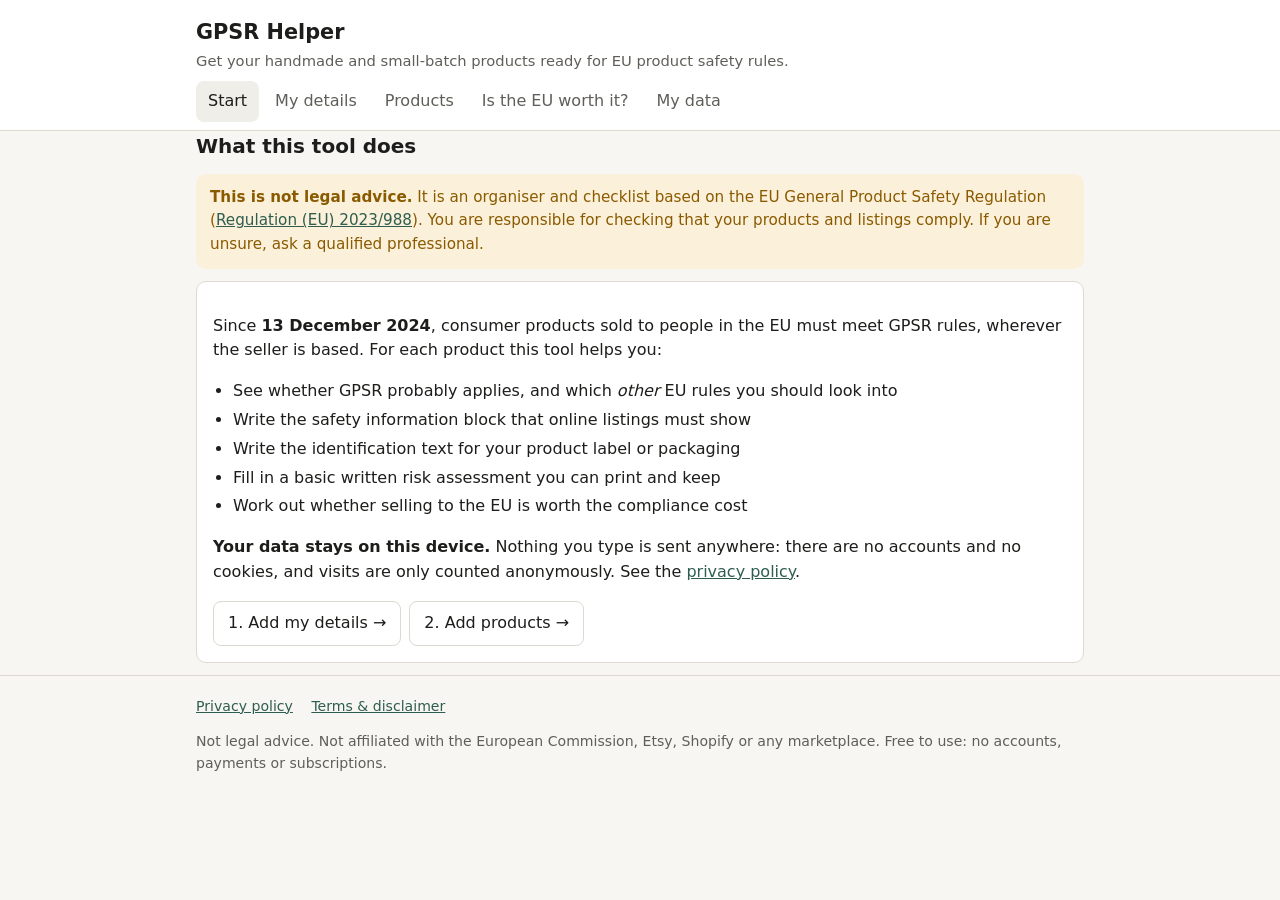
<file: index.html>
<!doctype html>
<html lang="en">
<head>
  <meta charset="utf-8">
  <meta name="viewport" content="width=device-width, initial-scale=1">
  <title>GPSR Helper – Free GPSR Checklist for Etsy &amp; Handmade Sellers</title>
  <meta name="description" content="Free GPSR tool for Etsy, Shopify and handmade sellers. Generate EU product safety listing text, label text and a printable risk assessment. No sign-up; nothing leaves your browser.">
  <meta name="google-site-verification" content="GGtay4DDN6jrV13dnUk5v04rV44Mk0dpVRs3bEToHnQ">
  <link rel="canonical" href="https://d4k5hgt.github.io/gpsr-helper/">
  <meta property="og:type" content="website">
  <meta property="og:url" content="https://d4k5hgt.github.io/gpsr-helper/">
  <meta property="og:title" content="GPSR Helper – Free GPSR Checklist for Small Sellers">
  <meta property="og:description" content="Generate GPSR listing safety text, label text and a risk assessment for each product. Free, no sign-up.">
  <meta name="twitter:card" content="summary">
  <link rel="stylesheet" href="styles.css">
</head>
<body>
<header>
  <div class="wrap">
    <div class="brand">
      <h1>GPSR Helper</h1>
      <p>Get your handmade and small-batch products ready for EU product safety rules.</p>
    </div>
    <nav>
      <a href="#start" data-nav="start">Start</a>
      <a href="#business" data-nav="business">My details</a>
      <a href="#products" data-nav="products">Products</a>
      <a href="#worth" data-nav="worth">Is the EU worth it?</a>
      <a href="#data" data-nav="data">My data</a>
    </nav>
  </div>
</header>

<main class="wrap">

  <!-- START -->
  <section data-view="start">
    <h2>What this tool does</h2>
    <div class="notice warn">
      <strong>This is not legal advice.</strong> It is an organiser and checklist based on the EU General Product Safety Regulation
      (<a href="https://eur-lex.europa.eu/eli/reg/2023/988/oj" target="_blank" rel="noopener">Regulation (EU) 2023/988</a>).
      You are responsible for checking that your products and listings comply. If you are unsure, ask a qualified professional.
    </div>
    <div class="card">
      <p>Since <strong>13 December 2024</strong>, consumer products sold to people in the EU must meet GPSR rules, wherever the seller is based. For each product this tool helps you:</p>
      <ul class="clean">
        <li>See whether GPSR probably applies, and which <em>other</em> EU rules you should look into</li>
        <li>Write the safety information block that online listings must show</li>
        <li>Write the identification text for your product label or packaging</li>
        <li>Fill in a basic written risk assessment you can print and keep</li>
        <li>Work out whether selling to the EU is worth the compliance cost</li>
      </ul>
      <p><strong>Your data stays on this device.</strong> Nothing you type is sent anywhere: there are no accounts and no cookies, and visits are only counted anonymously. See the <a href="privacy.html">privacy policy</a>.</p>
      <div class="actions">
        <a class="btn" href="#business">1. Add my details →</a>
        <a class="btn" href="#products">2. Add products →</a>
      </div>
    </div>
  </section>

  <!-- BUSINESS -->
  <section data-view="business">
    <h2>My details</h2>
    <p class="hint">GPSR requires the manufacturer's name and postal and electronic address on listings and on the product or its packaging.</p>
    <form id="business-form" class="card" autocomplete="off">
      <h3 style="margin-top:0">You (the manufacturer)</h3>
      <label for="b-name">Business or trading name</label>
      <input type="text" id="b-name" name="name" required>
      <label for="b-address">Postal address</label>
      <textarea id="b-address" name="address" rows="3" required></textarea>
      <div class="row">
        <div>
          <label for="b-email">Email or website contact</label>
          <input type="text" id="b-email" name="email" required>
        </div>
        <div>
          <label for="b-eu">Where is your business based?</label>
          <select id="b-eu" name="inEU">
            <option value="no">Outside the EU</option>
            <option value="yes">Inside the EU</option>
          </select>
        </div>
      </div>

      <div id="rp-block">
        <h3>EU Responsible Person</h3>
        <p class="hint">If you are outside the EU, a business established in the EU must be responsible for your products (for example an importer, authorised representative or fulfilment service provider). Leave blank if you don't have one yet; your listings will be flagged as incomplete.</p>
        <label for="rp-name">Name</label>
        <input type="text" id="rp-name" name="rpName">
        <label for="rp-address">Postal address in the EU</label>
        <textarea id="rp-address" name="rpAddress" rows="3"></textarea>
        <label for="rp-email">Email or website contact</label>
        <input type="text" id="rp-email" name="rpEmail">
      </div>

      <div class="actions">
        <button type="submit" class="primary">Save details</button>
      </div>
      <div id="business-saved" class="notice ok" hidden>Saved on this device.</div>
    </form>
  </section>

  <!-- PRODUCTS -->
  <section data-view="products">
    <h2>Products</h2>
    <div id="product-list"></div>
    <div class="actions">
      <button type="button" class="primary" id="add-product">+ Add a product</button>
    </div>
  </section>

  <!-- PRODUCT EDITOR -->
  <section data-view="edit">
    <h2 id="edit-title">Add a product</h2>
    <form id="product-form" class="card" autocomplete="off">
      <input type="hidden" name="id">
      <label for="p-name">Product name</label>
      <input type="text" id="p-name" name="name" required>

      <label for="p-id">Type, batch or serial number <span class="hint">(something that identifies this product or batch)</span></label>
      <input type="text" id="p-id" name="identifier" placeholder="e.g. SKU-CANDLE-LAV-2026-03" required>

      <label for="p-cat">Category</label>
      <select id="p-cat" name="category" required></select>

      <label>Which of these apply? <span class="hint">(tick all that do)</span></label>
      <div class="checks" id="p-flags"></div>

      <label for="p-warn">Warnings and safety instructions <span class="hint">(what a buyer needs to know to use it safely)</span></label>
      <textarea id="p-warn" name="warnings" placeholder="e.g. Never leave a burning candle unattended. Keep away from children and pets."></textarea>

      <div class="actions">
        <button type="submit" class="primary">Save product</button>
        <button type="button" id="cancel-edit">Cancel</button>
      </div>
    </form>
  </section>

  <!-- PRODUCT DETAIL -->
  <section data-view="detail">
    <div class="actions no-print" style="margin-top:0">
      <a class="btn" href="#products">← All products</a>
      <button type="button" id="detail-edit">Edit</button>
      <button type="button" onclick="window.print()">Print / save as PDF</button>
    </div>
    <div id="detail-body"></div>
  </section>

  <!-- WORTH IT -->
  <section data-view="worth">
    <h2>Is selling to the EU worth it?</h2>
    <p class="hint">A rough guide. It compares what you make from EU sales in a year with what compliance costs you in that year.</p>
    <form id="worth-form" class="card" autocomplete="off">
      <div class="row">
        <div>
          <label for="w-orders">EU orders per year (estimate)</label>
          <input type="number" id="w-orders" name="orders" min="0" step="1" value="0">
        </div>
        <div>
          <label for="w-profit">Average profit per EU order</label>
          <input type="number" id="w-profit" name="profit" min="0" step="0.01" value="0">
          <span class="hint">After materials, fees and shipping.</span>
        </div>
        <div>
          <label for="w-rp">EU Responsible Person cost per year</label>
          <input type="number" id="w-rp" name="rp" min="0" step="0.01" value="0">
          <span class="hint">Get real quotes. Prices vary a lot by provider and product type.</span>
        </div>
        <div>
          <label for="w-other">Other compliance costs per year</label>
          <input type="number" id="w-other" name="other" min="0" step="0.01" value="0">
          <span class="hint">Translations, labels, testing, packaging registrations, your time.</span>
        </div>
      </div>
    </form>
    <div id="worth-result"></div>
  </section>

  <!-- DATA -->
  <section data-view="data">
    <h2>My data</h2>
    <div class="card">
      <p>Everything you enter is saved only in this browser on this device (in "local storage"). It is not uploaded anywhere. Clearing your browser data, or using a private window, will remove it, so download a backup now and then.</p>
      <div class="actions">
        <button type="button" id="export-data">Download backup (.json)</button>
        <label class="btn" for="import-file" style="margin:0">Restore from backup</label>
        <input type="file" id="import-file" accept="application/json,.json" hidden>
        <button type="button" class="danger" id="delete-all">Delete all my data</button>
      </div>
      <div id="data-msg" class="notice" hidden></div>
    </div>
  </section>

</main>

<footer>
  <div class="wrap">
    <a href="privacy.html">Privacy policy</a>
    <a href="terms.html">Terms &amp; disclaimer</a>
    <p>Not legal advice. Not affiliated with the European Commission, Etsy, Shopify or any marketplace. Free to use: no accounts, payments or subscriptions.</p>
  </div>
</footer>

<script src="app.js"></script>
</body>
</html>
</file>
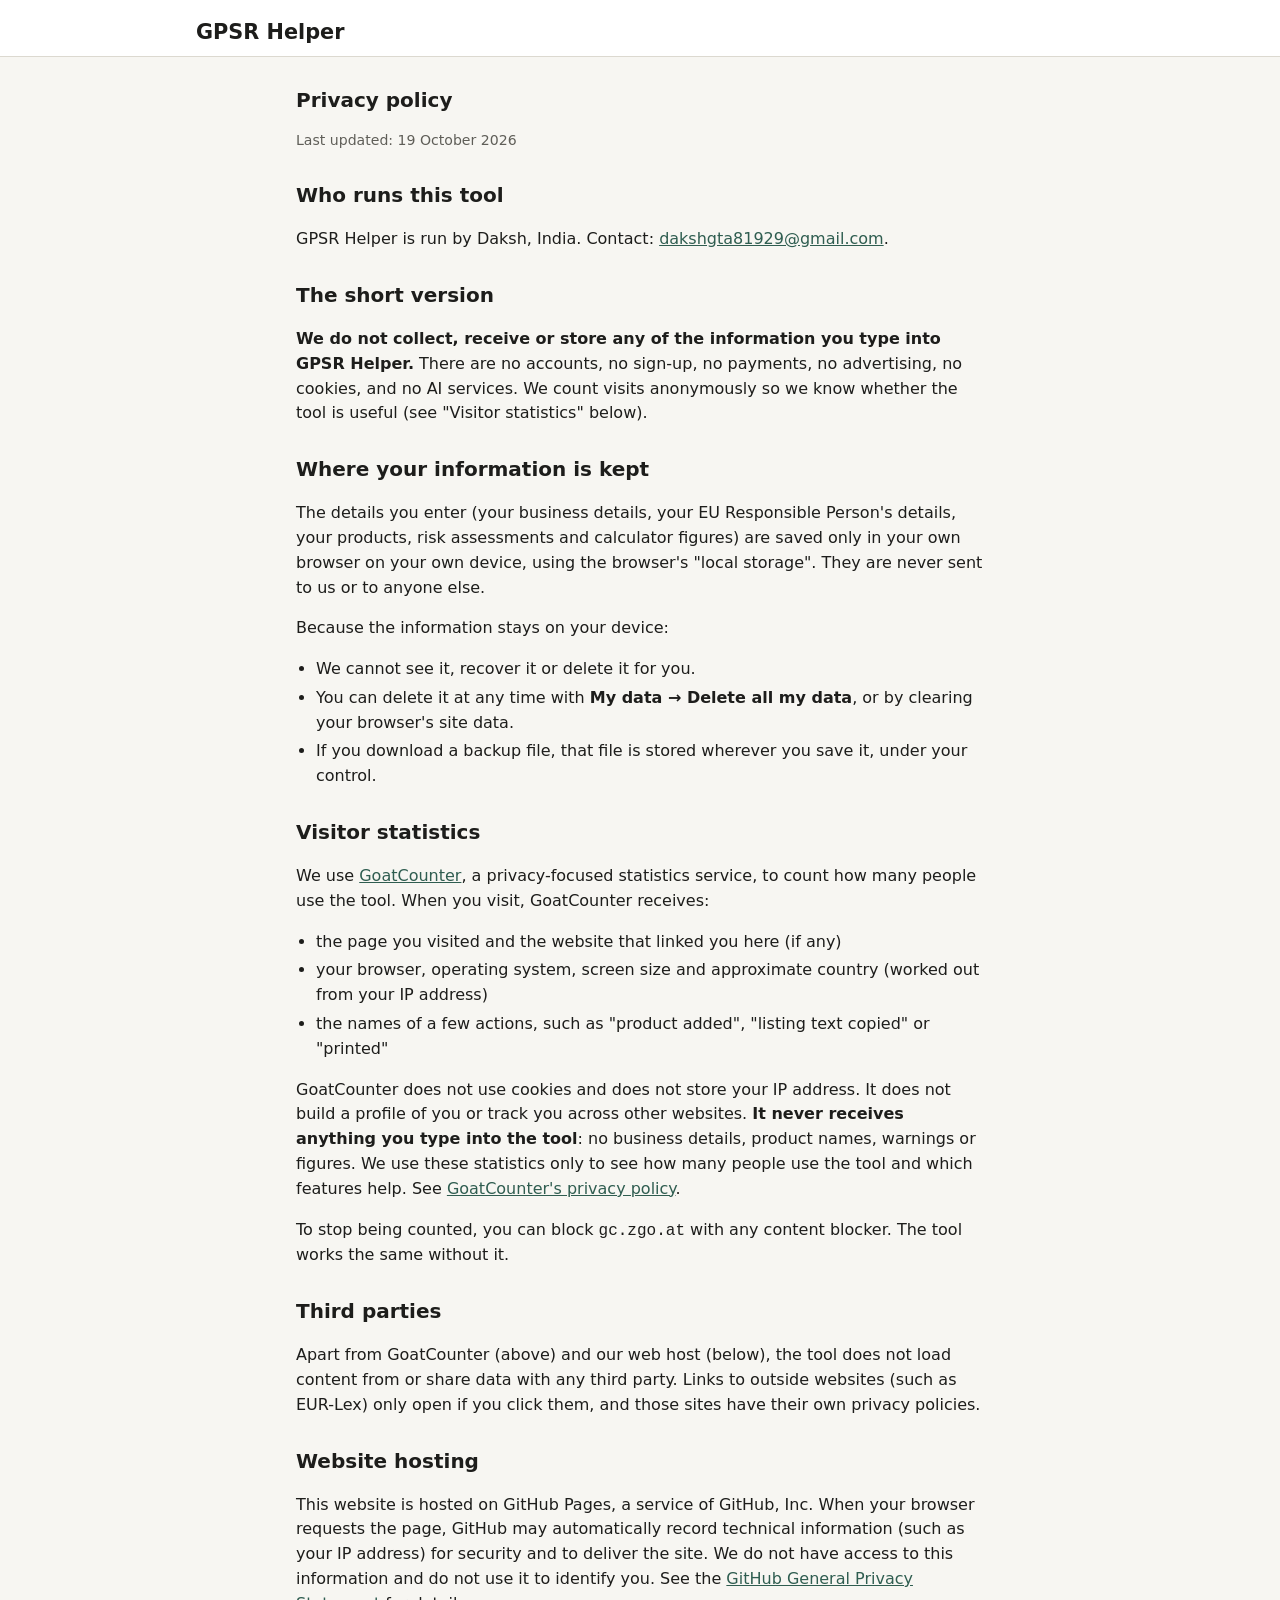
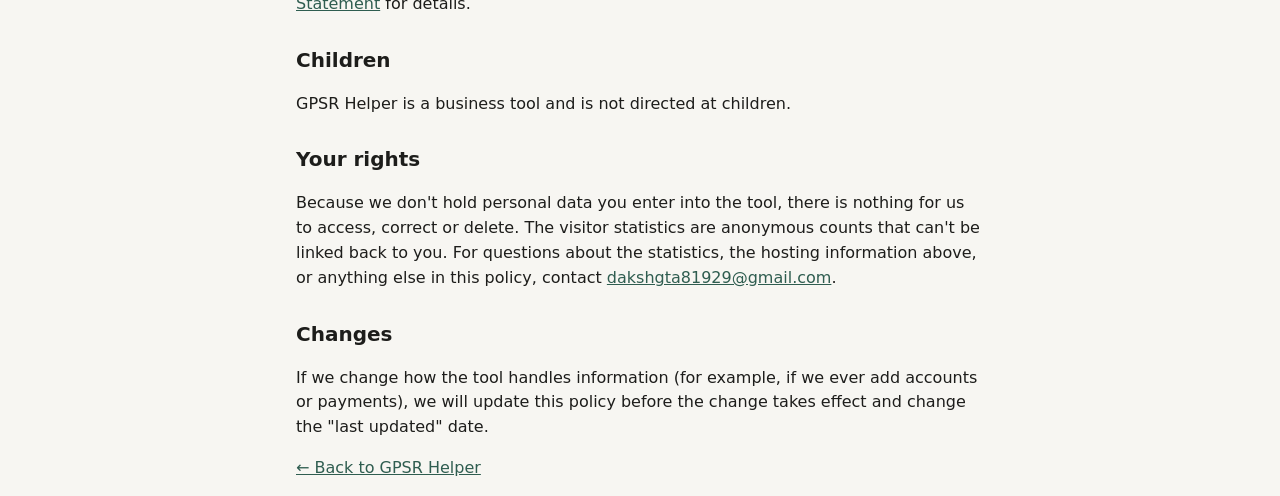
<file: privacy.html>
﻿<!doctype html>
<html lang="en">
<head>
  <meta charset="utf-8">
  <meta name="viewport" content="width=device-width, initial-scale=1">
  <title>Privacy Policy – GPSR Helper</title>
  <link rel="stylesheet" href="styles.css">
</head>
<body>
<header><div class="wrap"><div class="brand"><h1><a href="index.html" style="color:inherit;text-decoration:none">GPSR Helper</a></h1></div></div></header>
<main class="wrap doc">
  <h2>Privacy policy</h2>
  <p class="hint">Last updated: 19 October 2026</p>

  <h2>Who runs this tool</h2>
  <p>GPSR Helper is run by Daksh, India. Contact: <a href="mailto:dakshgta81929@gmail.com">dakshgta81929@gmail.com</a>.</p>

  <h2>The short version</h2>
  <p><strong>We do not collect, receive or store any of the information you type into GPSR Helper.</strong> There are no accounts, no sign-up, no payments, no advertising, no cookies, and no AI services. We count visits anonymously so we know whether the tool is useful (see "Visitor statistics" below).</p>

  <h2>Where your information is kept</h2>
  <p>The details you enter (your business details, your EU Responsible Person's details, your products, risk assessments and calculator figures) are saved only in your own browser on your own device, using the browser's "local storage". They are never sent to us or to anyone else.</p>
  <p>Because the information stays on your device:</p>
  <ul class="clean">
    <li>We cannot see it, recover it or delete it for you.</li>
    <li>You can delete it at any time with <strong>My data → Delete all my data</strong>, or by clearing your browser's site data.</li>
    <li>If you download a backup file, that file is stored wherever you save it, under your control.</li>
  </ul>

  <h2>Visitor statistics</h2>
  <p>We use <a href="https://www.goatcounter.com" target="_blank" rel="noopener">GoatCounter</a>, a privacy-focused statistics service, to count how many people use the tool. When you visit, GoatCounter receives:</p>
  <ul class="clean">
    <li>the page you visited and the website that linked you here (if any)</li>
    <li>your browser, operating system, screen size and approximate country (worked out from your IP address)</li>
    <li>the names of a few actions, such as "product added", "listing text copied" or "printed"</li>
  </ul>
  <p>GoatCounter does not use cookies and does not store your IP address. It does not build a profile of you or track you across other websites. <strong>It never receives anything you type into the tool</strong>: no business details, product names, warnings or figures. We use these statistics only to see how many people use the tool and which features help. See <a href="https://www.goatcounter.com/help/privacy" target="_blank" rel="noopener">GoatCounter's privacy policy</a>.</p>
  <p>To stop being counted, you can block <code>gc.zgo.at</code> with any content blocker. The tool works the same without it.</p>

  <h2>Third parties</h2>
  <p>Apart from GoatCounter (above) and our web host (below), the tool does not load content from or share data with any third party. Links to outside websites (such as EUR-Lex) only open if you click them, and those sites have their own privacy policies.</p>

  <h2>Website hosting</h2>
  <p>This website is hosted on GitHub Pages, a service of GitHub, Inc. When your browser requests the page, GitHub may automatically record technical information (such as your IP address) for security and to deliver the site. We do not have access to this information and do not use it to identify you. See the <a href="https://docs.github.com/en/site-policy/privacy-policies/github-general-privacy-statement" target="_blank" rel="noopener">GitHub General Privacy Statement</a> for details.</p>

  <h2>Children</h2>
  <p>GPSR Helper is a business tool and is not directed at children.</p>

  <h2>Your rights</h2>
  <p>Because we don't hold personal data you enter into the tool, there is nothing for us to access, correct or delete. The visitor statistics are anonymous counts that can't be linked back to you. For questions about the statistics, the hosting information above, or anything else in this policy, contact <a href="mailto:dakshgta81929@gmail.com">dakshgta81929@gmail.com</a>.</p>

  <h2>Changes</h2>
  <p>If we change how the tool handles information (for example, if we ever add accounts or payments), we will update this policy before the change takes effect and change the "last updated" date.</p>

  <p><a href="index.html">← Back to GPSR Helper</a></p>
</main>
</body>
</html>
</file>
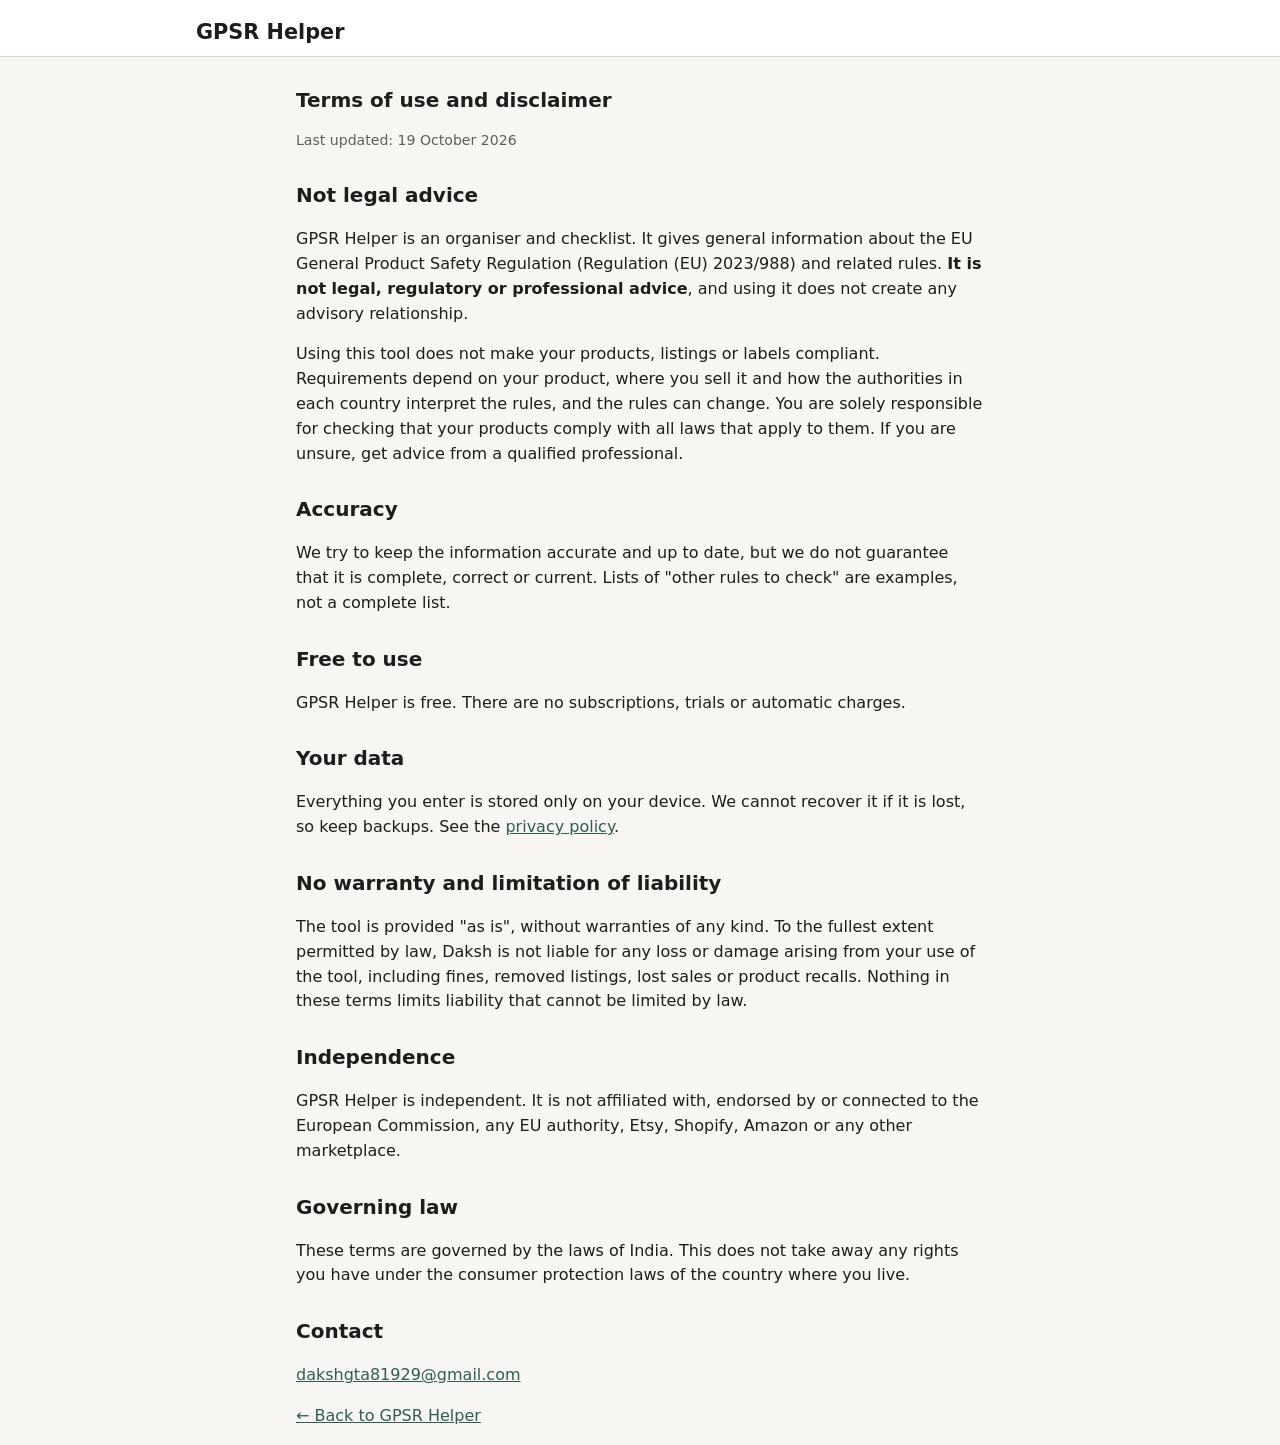
<file: terms.html>
﻿<!doctype html>
<html lang="en">
<head>
  <meta charset="utf-8">
  <meta name="viewport" content="width=device-width, initial-scale=1">
  <title>Terms and Disclaimer – GPSR Helper</title>
  <link rel="stylesheet" href="styles.css">
</head>
<body>
<header><div class="wrap"><div class="brand"><h1><a href="index.html" style="color:inherit;text-decoration:none">GPSR Helper</a></h1></div></div></header>
<main class="wrap doc">
  <h2>Terms of use and disclaimer</h2>
  <p class="hint">Last updated: 19 October 2026</p>

  <h2>Not legal advice</h2>
  <p>GPSR Helper is an organiser and checklist. It gives general information about the EU General Product Safety Regulation (Regulation (EU) 2023/988) and related rules. <strong>It is not legal, regulatory or professional advice</strong>, and using it does not create any advisory relationship.</p>
  <p>Using this tool does not make your products, listings or labels compliant. Requirements depend on your product, where you sell it and how the authorities in each country interpret the rules, and the rules can change. You are solely responsible for checking that your products comply with all laws that apply to them. If you are unsure, get advice from a qualified professional.</p>

  <h2>Accuracy</h2>
  <p>We try to keep the information accurate and up to date, but we do not guarantee that it is complete, correct or current. Lists of "other rules to check" are examples, not a complete list.</p>

  <h2>Free to use</h2>
  <p>GPSR Helper is free. There are no subscriptions, trials or automatic charges.</p>

  <h2>Your data</h2>
  <p>Everything you enter is stored only on your device. We cannot recover it if it is lost, so keep backups. See the <a href="privacy.html">privacy policy</a>.</p>

  <h2>No warranty and limitation of liability</h2>
  <p>The tool is provided "as is", without warranties of any kind. To the fullest extent permitted by law, Daksh is not liable for any loss or damage arising from your use of the tool, including fines, removed listings, lost sales or product recalls. Nothing in these terms limits liability that cannot be limited by law.</p>

  <h2>Independence</h2>
  <p>GPSR Helper is independent. It is not affiliated with, endorsed by or connected to the European Commission, any EU authority, Etsy, Shopify, Amazon or any other marketplace.</p>

  <h2>Governing law</h2>
  <p>These terms are governed by the laws of India. This does not take away any rights you have under the consumer protection laws of the country where you live.</p>

  <h2>Contact</h2>
  <p><a href="mailto:dakshgta81929@gmail.com">dakshgta81929@gmail.com</a></p>

  <p><a href="index.html">← Back to GPSR Helper</a></p>
</main>
</body>
</html>
</file>
<file: styles.css>
:root {
  --bg: #f7f6f2;
  --surface: #ffffff;
  --surface-2: #f0eee8;
  --text: #1d1d1b;
  --muted: #5f5e58;
  --border: #dcd9d0;
  --accent: #2f5d50;
  --accent-text: #ffffff;
  --ok: #2e6b3a;
  --ok-bg: #e6f2e8;
  --warn: #8a5a00;
  --warn-bg: #fbf0d9;
  --bad: #9b2c2c;
  --bad-bg: #f9e3e3;
  --radius: 10px;
}

@media (prefers-color-scheme: dark) {
  :root:not([data-theme="light"]) {
    --bg: #161715;
    --surface: #1f201e;
    --surface-2: #292a27;
    --text: #ecebe6;
    --muted: #a8a69e;
    --border: #3a3b37;
    --accent: #7fb8a6;
    --accent-text: #10201b;
    --ok: #8fd19e;
    --ok-bg: #1f3324;
    --warn: #f0c46a;
    --warn-bg: #3a2f17;
    --bad: #f19a9a;
    --bad-bg: #3d2020;
  }
}

* { box-sizing: border-box; }

body {
  margin: 0;
  background: var(--bg);
  color: var(--text);
  font: 16px/1.55 system-ui, -apple-system, "Segoe UI", Roboto, sans-serif;
}

a { color: var(--accent); }

header {
  background: var(--surface);
  border-bottom: 1px solid var(--border);
}

.wrap { max-width: 920px; margin: 0 auto; padding: 0 16px; }

.brand { padding: 16px 0 8px; }
.brand h1 { margin: 0; font-size: 1.3rem; }
.brand p { margin: 2px 0 0; color: var(--muted); font-size: 0.92rem; }

nav { display: flex; gap: 4px; overflow-x: auto; padding-bottom: 8px; }
nav a {
  padding: 8px 12px;
  border-radius: 8px;
  text-decoration: none;
  color: var(--muted);
  white-space: nowrap;
  font-weight: 500;
}
nav a.active { background: var(--surface-2); color: var(--text); }

main { padding: 24px 0 48px; }

section[data-view] { display: none; }
section[data-view].active { display: block; }

h2 { font-size: 1.25rem; margin: 0 0 8px; }
h3 { font-size: 1.05rem; margin: 24px 0 8px; }

.card {
  background: var(--surface);
  border: 1px solid var(--border);
  border-radius: var(--radius);
  padding: 16px;
  margin: 12px 0;
}

.notice {
  border-radius: var(--radius);
  padding: 12px 14px;
  margin: 12px 0;
  font-size: 0.95rem;
}
.notice.ok { background: var(--ok-bg); color: var(--ok); }
.notice.warn { background: var(--warn-bg); color: var(--warn); }
.notice.bad { background: var(--bad-bg); color: var(--bad); }
.notice.info { background: var(--surface-2); color: var(--text); }

label { display: block; font-weight: 500; margin: 12px 0 4px; }
.hint { color: var(--muted); font-size: 0.88rem; font-weight: 400; }

input[type="text"], input[type="email"], input[type="number"], select, textarea {
  width: 100%;
  padding: 9px 10px;
  border: 1px solid var(--border);
  border-radius: 8px;
  background: var(--surface);
  color: var(--text);
  font: inherit;
}
textarea { min-height: 90px; resize: vertical; }
textarea.output { font-family: ui-monospace, Consolas, monospace; font-size: 0.88rem; min-height: 140px; }

.checks { display: grid; grid-template-columns: repeat(auto-fill, minmax(240px, 1fr)); gap: 6px 16px; }
.checks label { display: flex; gap: 8px; align-items: flex-start; font-weight: 400; margin: 4px 0; }
.checks input { margin-top: 5px; }

.row { display: grid; grid-template-columns: 1fr 1fr; gap: 0 16px; }
@media (max-width: 640px) { .row { grid-template-columns: 1fr; } }

button, .btn {
  display: inline-block;
  padding: 9px 14px;
  border-radius: 8px;
  border: 1px solid var(--border);
  background: var(--surface);
  color: var(--text);
  font: inherit;
  font-weight: 500;
  cursor: pointer;
  text-decoration: none;
}
button.primary { background: var(--accent); color: var(--accent-text); border-color: var(--accent); }
button.danger { color: var(--bad); }
.actions { display: flex; flex-wrap: wrap; gap: 8px; margin-top: 16px; }

.product-item { display: flex; justify-content: space-between; align-items: center; gap: 12px; flex-wrap: wrap; }
.product-item strong { display: block; }
.product-item small { color: var(--muted); }

ul.clean { padding-left: 20px; margin: 6px 0; }
ul.clean li { margin: 4px 0; }

table { width: 100%; border-collapse: collapse; font-size: 0.93rem; }
th, td { text-align: left; padding: 8px; border-bottom: 1px solid var(--border); vertical-align: top; }
td textarea { min-height: 60px; }

.stat { font-size: 1.6rem; font-weight: 600; }

footer { border-top: 1px solid var(--border); padding: 20px 0 32px; color: var(--muted); font-size: 0.88rem; }
footer a { margin-right: 14px; }

.doc { max-width: 720px; }
.doc h2 { margin-top: 28px; }

@media print {
  header, nav, footer, .actions, .no-print { display: none !important; }
  body { background: #fff; color: #000; }
  .card { border-color: #999; break-inside: avoid; }
  section[data-view] { display: none !important; }
  section[data-view].active { display: block !important; }
}
</file>
